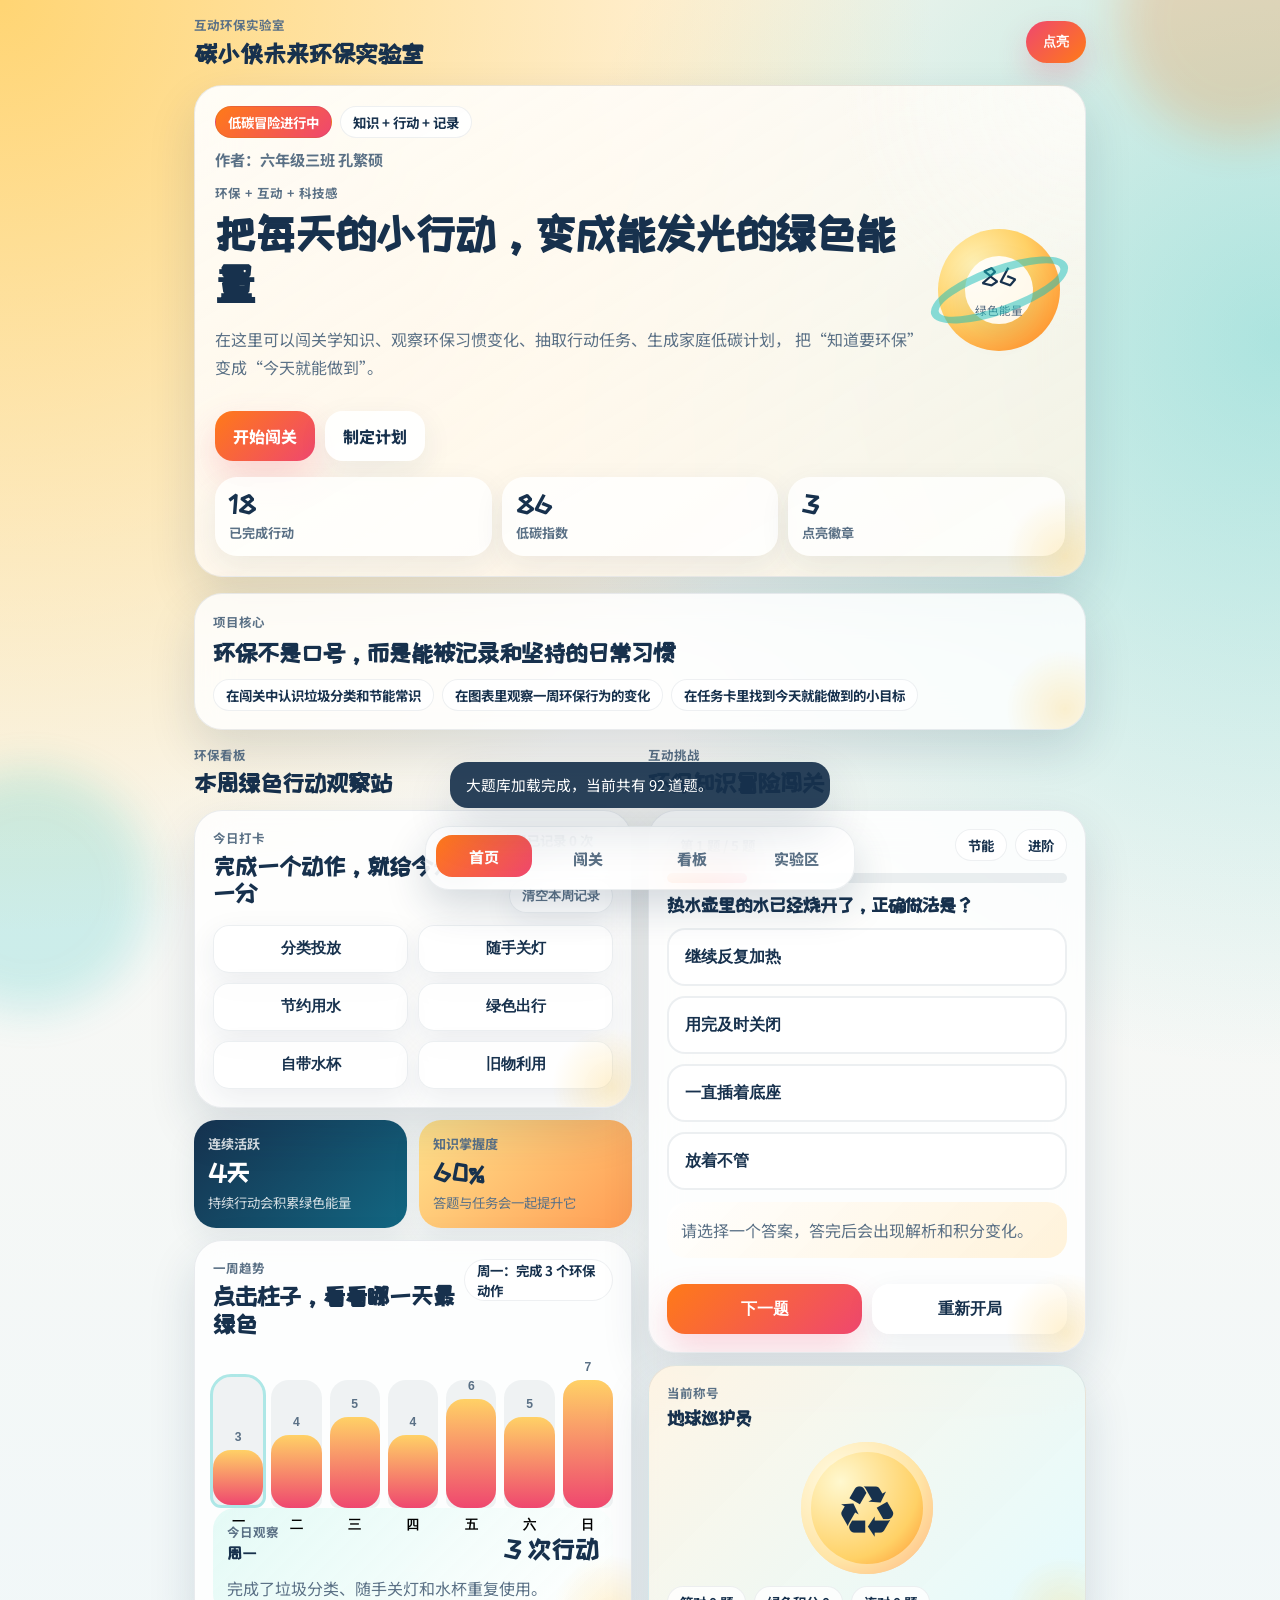
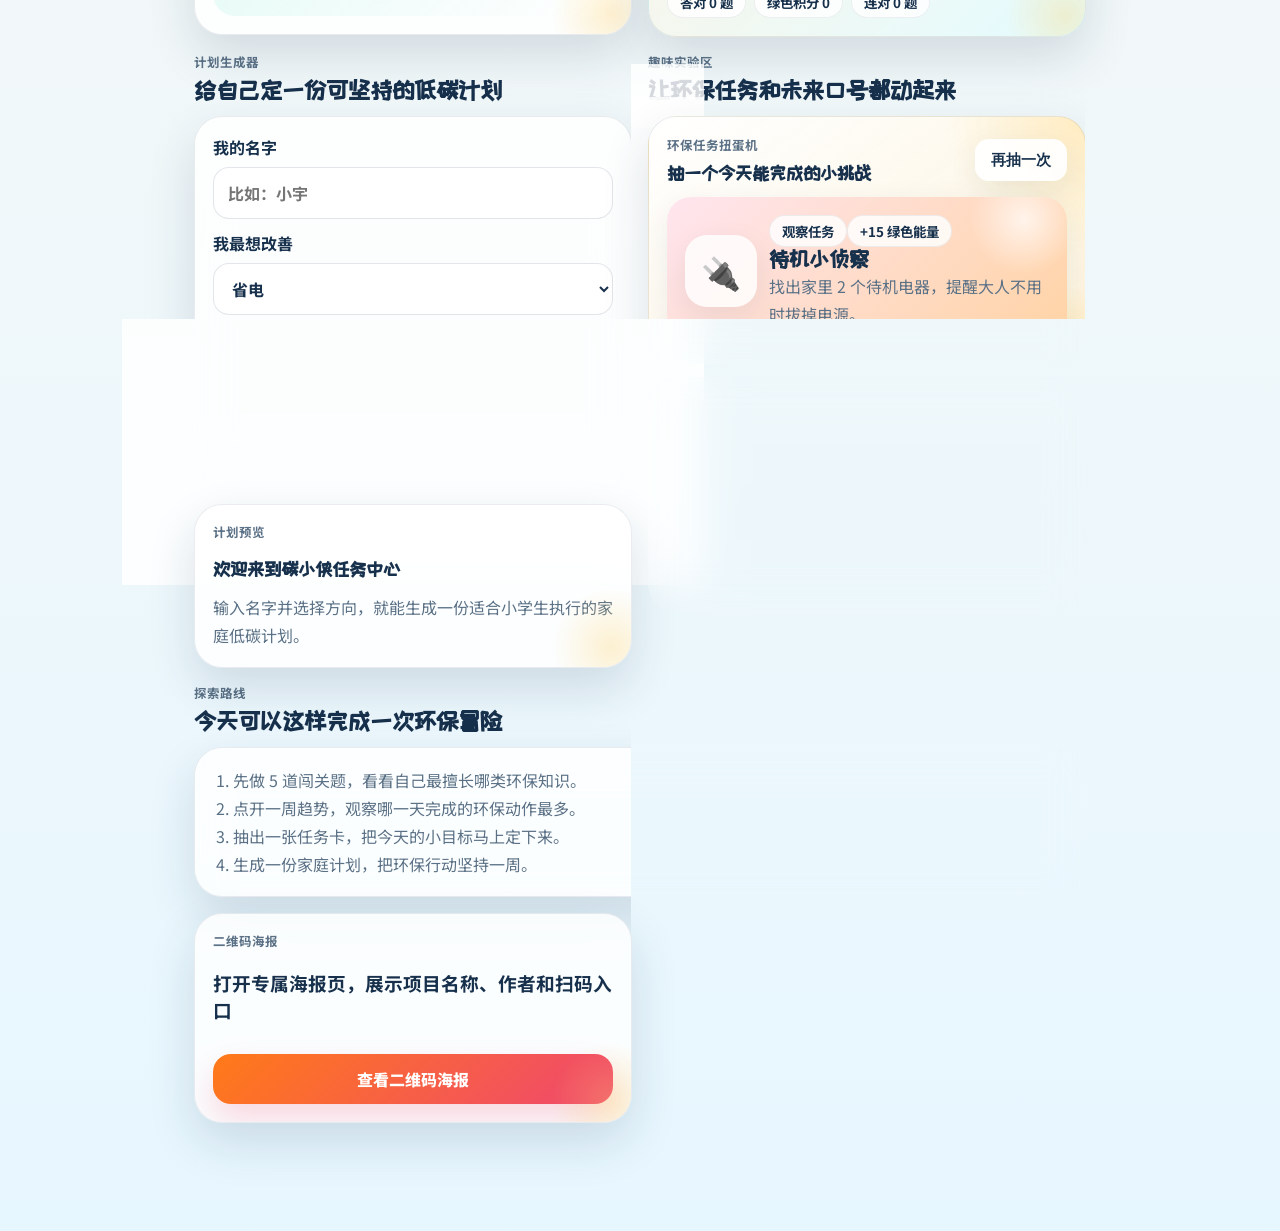
<file: index.html>
<!DOCTYPE html>
<html lang="zh-CN">
  <head>
    <meta charset="UTF-8" />
    <meta name="viewport" content="width=device-width, initial-scale=1.0, viewport-fit=cover" />
    <meta name="theme-color" content="#ff7a18" />
    <title>碳小侠未来环保实验室</title>
    <link rel="preconnect" href="https://fonts.googleapis.com" />
    <link rel="preconnect" href="https://fonts.gstatic.com" crossorigin />
    <link
      href="https://fonts.googleapis.com/css2?family=ZCOOL+KuaiLe&family=Noto+Sans+SC:wght@400;500;700;800&display=swap"
      rel="stylesheet"
    />
    <link rel="stylesheet" href="styles.css" />
  </head>
  <body>
    <div class="mobile-app-shell">
      <header class="app-topbar">
        <div>
          <p class="tiny-label">互动环保实验室</p>
          <h1>碳小侠未来环保实验室</h1>
        </div>
        <button class="icon-pill" type="button" id="glowButton">点亮</button>
      </header>

      <main class="app-main">
        <section class="hero-phone card-block" id="home">
          <div class="hero-badge-row">
            <span class="hero-chip hot">低碳冒险进行中</span>
            <span class="hero-chip">知识 + 行动 + 记录</span>
          </div>
          <p class="author-line">作者：六年级三班 孔繁硕</p>
          <div class="hero-content">
            <div class="hero-copy">
              <p class="tiny-label">环保 + 互动 + 科技感</p>
              <h2>把每天的小行动，变成能发光的绿色能量</h2>
              <p class="hero-text">
                在这里可以闯关学知识、观察环保习惯变化、抽取行动任务、生成家庭低碳计划，
                把“知道要环保”变成“今天就能做到”。
              </p>
            </div>
            <div class="hero-orb-wrap floating">
              <div class="hero-orb" id="heroOrb">
                <div class="orb-ring"></div>
                <div class="orb-core">
                  <span id="orbScore">86</span>
                  <small>绿色能量</small>
                </div>
              </div>
            </div>
          </div>
          <div class="hero-actions">
            <a class="btn btn-primary" href="#challenge">开始闯关</a>
            <a class="btn btn-secondary" href="#planner">制定计划</a>
          </div>
          <div class="quick-stats">
            <article>
              <strong id="actionCount">18</strong>
              <span>已完成行动</span>
            </article>
            <article>
              <strong id="carbonScore">86</strong>
              <span>低碳指数</span>
            </article>
            <article>
              <strong id="badgeCount">3</strong>
              <span>点亮徽章</span>
            </article>
          </div>
        </section>

        <section class="notice-strip card-block" id="pitch">
          <div>
            <p class="tiny-label">项目核心</p>
            <h3>环保不是口号，而是能被记录和坚持的日常习惯</h3>
          </div>
          <ul class="mini-bullets">
            <li>在闯关中认识垃圾分类和节能常识</li>
            <li>在图表里观察一周环保行为的变化</li>
            <li>在任务卡里找到今天就能做到的小目标</li>
          </ul>
        </section>

        <section class="section-stack" id="dashboard">
          <div class="section-head">
            <p class="tiny-label">环保看板</p>
            <h3>本周绿色行动观察站</h3>
          </div>
          <article class="card-block checkin-card">
            <div class="section-head compact">
              <div>
                <p class="tiny-label">今日打卡</p>
                <h3>完成一个动作，就给今天加一分</h3>
              </div>
              <div class="checkin-tools">
                <span class="chart-tag" id="todayScoreTag">今日已记录 0 次行动</span>
                <button class="reset-link" type="button" id="resetWeekButton">清空本周记录</button>
              </div>
            </div>
            <div class="checkin-grid" id="checkinGrid">
              <button class="checkin-chip" type="button" data-action="垃圾分类">分类投放</button>
              <button class="checkin-chip" type="button" data-action="随手关灯">随手关灯</button>
              <button class="checkin-chip" type="button" data-action="节约用水">节约用水</button>
              <button class="checkin-chip" type="button" data-action="绿色出行">绿色出行</button>
              <button class="checkin-chip" type="button" data-action="自带水杯">自带水杯</button>
              <button class="checkin-chip" type="button" data-action="旧物利用">旧物利用</button>
            </div>
          </article>
          <div class="metric-grid">
            <article class="metric-card navy">
              <span>连续活跃</span>
              <strong id="streakCount">4天</strong>
              <small>持续行动会积累绿色能量</small>
            </article>
            <article class="metric-card mango">
              <span>知识掌握度</span>
              <strong id="masteryScore">72%</strong>
              <small>答题与任务会一起提升它</small>
            </article>
          </div>
          <article class="card-block chart-card">
            <div class="section-head compact">
              <div>
                <p class="tiny-label">一周趋势</p>
                <h3>点击柱子，看看哪一天最绿色</h3>
              </div>
              <span class="chart-tag" id="trendTag">周一：完成 3 个环保动作</span>
            </div>
            <div class="bars" aria-label="环保行动柱状图" id="bars"></div>
            <div class="trend-detail" id="trendDetail">
              <div>
                <p class="tiny-label">今日观察</p>
                <h4 id="trendDay">周一</h4>
              </div>
              <strong id="trendValue">3 次行动</strong>
              <p id="trendNote">今天主要完成了垃圾分类、随手关灯和水杯重复使用。</p>
            </div>
          </article>
        </section>

        <section class="section-stack" id="challenge">
          <div class="section-head">
            <p class="tiny-label">互动挑战</p>
            <h3>环保知识冒险闯关</h3>
          </div>
          <article class="card-block question-card">
            <div class="question-head">
              <span class="question-pill" id="questionCounter">第 1 题 / 5 题</span>
              <div class="question-meta">
                <span class="question-hint" id="questionCategory">垃圾分类</span>
                <span class="question-hint" id="questionLevel">入门</span>
              </div>
            </div>
            <div class="progress-track"><span id="quizProgressBar"></span></div>
            <h3 id="questionText">喝完的矿泉水瓶应该投进哪个垃圾桶？</h3>
            <div class="option-grid" id="options"></div>
            <div class="feedback-card" id="feedbackCard">
              <p class="feedback" id="feedback">请选择一个答案，看看你是不是环保小达人。</p>
            </div>
            <div class="action-row">
              <button class="btn btn-primary" id="nextQuestion" type="button">下一题</button>
              <button class="btn btn-secondary" id="resetQuiz" type="button">重新开局</button>
            </div>
          </article>
          <article class="card-block badge-card">
            <div>
              <p class="tiny-label">当前称号</p>
              <h3 id="badgeTitle">地球巡护员</h3>
            </div>
            <div class="badge-orbit" id="badgeOrbit">
              <span id="badgeIcon">♻</span>
            </div>
            <div class="badge-track">
              <span id="correctCount">答对 0 题</span>
              <span id="pointCount">绿色积分 0</span>
              <span id="streakHint">连对 0 题</span>
            </div>
          </article>
        </section>

        <section class="section-stack" id="planner">
          <div class="section-head">
            <p class="tiny-label">计划生成器</p>
            <h3>给自己定一份可坚持的低碳计划</h3>
          </div>
          <form class="card-block planner-form" id="planForm">
            <label>
              <span>我的名字</span>
              <input id="studentName" name="studentName" type="text" placeholder="比如：小宇" />
            </label>
            <label>
              <span>我最想改善</span>
              <select id="goalSelect" name="goalSelect">
                <option value="省电">省电</option>
                <option value="垃圾分类">垃圾分类</option>
                <option value="节约用水">节约用水</option>
                <option value="绿色出行">绿色出行</option>
              </select>
            </label>
            <label>
              <span>每天可以坚持</span>
              <select id="timeSelect" name="timeSelect">
                <option value="5分钟">5分钟</option>
                <option value="10分钟">10分钟</option>
                <option value="15分钟">15分钟</option>
              </select>
            </label>
            <button class="btn btn-primary wide" type="submit">生成我的环保计划</button>
          </form>
          <article class="card-block plan-result">
            <p class="tiny-label">计划预览</p>
            <h3>欢迎来到碳小侠任务中心</h3>
            <div id="planContent">
              输入名字并选择方向，就能生成一份适合小学生执行的家庭低碳计划。
            </div>
          </article>
        </section>

        <section class="section-stack" id="lab">
          <div class="section-head">
            <p class="tiny-label">趣味实验区</p>
            <h3>让环保任务和未来口号都动起来</h3>
          </div>
          <article class="card-block feature-card task-lab">
            <div class="feature-head">
              <div>
                <p class="tiny-label">环保任务扭蛋机</p>
                <h3>抽一个今天能完成的小挑战</h3>
              </div>
              <button class="btn btn-secondary mini-btn" id="taskButton" type="button">再抽一次</button>
            </div>
            <div class="task-capsule rarity-common" id="taskCapsule">
              <div class="task-glow"></div>
              <div class="task-emoji" id="taskEmoji">🌱</div>
              <div class="task-content">
                <div class="task-topline">
                  <span class="task-type" id="taskType">日常任务</span>
                  <span class="task-reward" id="taskReward">+8 绿色能量</span>
                </div>
                <h4 id="taskTitle">随手关灯小挑战</h4>
                <p id="taskText">今天坚持随手关灯 3 次，并把完成情况记在小本子上。</p>
              </div>
            </div>
          </article>
          <article class="card-block feature-card slogan-lab">
            <div class="feature-head">
              <div>
                <p class="tiny-label">未来城市信号舱</p>
                <h3>切换一条属于绿色城市的宣言</h3>
              </div>
              <button class="btn btn-secondary mini-btn" id="sloganButton" type="button">刷新灵感</button>
            </div>
            <div class="slogan-capsule theme-sky" id="sloganCapsule">
              <div class="slogan-icon" id="sloganIcon">✨</div>
              <div>
                <p class="slogan-title" id="sloganTitle">蓝天频道</p>
                <p class="slogan-text" id="sloganText">让每一次正确分类，都变成城市里的一颗绿色星星。</p>
              </div>
            </div>
          </article>
        </section>

        <section class="section-stack" id="mobile-demo">
          <div class="section-head">
            <p class="tiny-label">探索路线</p>
            <h3>今天可以这样完成一次环保冒险</h3>
          </div>
          <article class="card-block demo-card">
            <ol class="demo-steps">
              <li>先做 5 道闯关题，看看自己最擅长哪类环保知识。</li>
              <li>点开一周趋势，观察哪一天完成的环保动作最多。</li>
              <li>抽出一张任务卡，把今天的小目标马上定下来。</li>
              <li>生成一份家庭计划，把环保行动坚持一周。</li>
            </ol>
          </article>
        </section>

        <section class="section-stack" id="poster-entry">
          <article class="card-block poster-entry-card">
            <div>
              <p class="tiny-label">二维码海报</p>
              <h3>打开专属海报页，展示项目名称、作者和扫码入口</h3>
            </div>
            <a class="btn btn-primary wide" href="poster.html">查看二维码海报</a>
          </article>
        </section>
      </main>

      <nav class="bottom-nav" aria-label="底部导航">
        <a href="#home" class="nav-item active">首页</a>
        <a href="#challenge" class="nav-item">闯关</a>
        <a href="#dashboard" class="nav-item">看板</a>
        <a href="#lab" class="nav-item">实验区</a>
      </nav>
    </div>

    <div class="toast" id="appToast" aria-live="polite">绿色能量上升中。</div>

    <script src="script.js"></script>
  </body>
</html>
</file>
<file: styles.css>
:root {
  --bg-top: #fff8f0;
  --bg-bottom: #e7f7ff;
  --ink: #17314d;
  --ink-soft: #5b7186;
  --white: rgba(255, 255, 255, 0.82);
  --line: rgba(23, 49, 77, 0.09);
  --shadow: 0 20px 48px rgba(23, 49, 77, 0.14);
  --shadow-soft: 0 10px 30px rgba(23, 49, 77, 0.08);
  --orange: #ff7a18;
  --yellow: #ffd166;
  --teal: #17bebb;
  --navy: #16324f;
  --pink: #ef476f;
  --mint: #b8f2e6;
  --lilac: #d9d1ff;
}

* {
  box-sizing: border-box;
}

html {
  scroll-behavior: smooth;
}

body {
  margin: 0;
  min-height: 100vh;
  font-family: "Noto Sans SC", sans-serif;
  color: var(--ink);
  background:
    radial-gradient(circle at 0 0, rgba(255, 209, 102, 0.9), transparent 30%),
    radial-gradient(circle at 100% 12%, rgba(23, 190, 187, 0.35), transparent 26%),
    linear-gradient(180deg, var(--bg-top) 0%, var(--bg-bottom) 100%);
}

body::before,
body::after {
  content: "";
  position: fixed;
  width: 240px;
  height: 240px;
  border-radius: 50%;
  filter: blur(22px);
  opacity: 0.45;
  z-index: -1;
}

body::before {
  top: -100px;
  right: -80px;
  background: rgba(255, 122, 24, 0.48);
}

body::after {
  bottom: -110px;
  left: -90px;
  background: rgba(23, 190, 187, 0.42);
}

button,
a,
input,
select {
  -webkit-tap-highlight-color: transparent;
}

.mobile-app-shell {
  width: min(100%, 460px);
  min-height: 100vh;
  margin: 0 auto;
  padding: calc(16px + env(safe-area-inset-top, 0px)) 14px calc(108px + env(safe-area-inset-bottom, 0px));
}

.app-main {
  display: grid;
  gap: 16px;
}

.app-topbar,
.hero-content,
.hero-actions,
.quick-stats,
.metric-grid,
.section-head.compact,
.question-head,
.action-row,
.bottom-nav,
.feature-head,
.task-topline,
.question-meta,
.trend-detail,
.checkin-tools {
  display: flex;
}

.app-topbar {
  align-items: center;
  justify-content: space-between;
  margin-bottom: 16px;
}

.tiny-label {
  margin: 0 0 6px;
  color: var(--ink-soft);
  font-size: 0.78rem;
  font-weight: 700;
  letter-spacing: 0.08em;
  text-transform: uppercase;
}

.app-topbar h1,
.hero-copy h2,
.section-head h3,
.question-card h3,
.plan-result h3,
.feature-card h3,
.notice-strip h3,
.badge-card h3,
.task-content h4,
.trend-detail h4 {
  margin: 0;
  font-family: "ZCOOL KuaiLe", cursive;
  line-height: 1.15;
}

.app-topbar h1 {
  font-size: 1.55rem;
}

.icon-pill,
.btn,
.nav-item,
.option,
.bar-button {
  border: none;
  cursor: pointer;
  transition: transform 0.2s ease, box-shadow 0.2s ease, background 0.2s ease;
}

.icon-pill {
  min-width: 60px;
  min-height: 42px;
  padding: 0 14px;
  border-radius: 999px;
  font-weight: 800;
  color: white;
  background: linear-gradient(135deg, var(--pink), var(--orange));
  box-shadow: 0 14px 30px rgba(239, 71, 111, 0.24);
}

.card-block {
  position: relative;
  overflow: hidden;
  padding: 18px;
  border: 1px solid var(--line);
  border-radius: 28px;
  background: var(--white);
  box-shadow: var(--shadow);
  backdrop-filter: blur(18px);
}

.card-block::before {
  content: "";
  position: absolute;
  inset: auto -40px -40px auto;
  width: 120px;
  height: 120px;
  border-radius: 50%;
  background: radial-gradient(circle, rgba(255, 209, 102, 0.3), transparent 70%);
  pointer-events: none;
}

.hero-phone {
  padding: 20px;
  background:
    radial-gradient(circle at top right, rgba(255, 255, 255, 0.55), transparent 24%),
    linear-gradient(150deg, rgba(255, 255, 255, 0.92), rgba(255, 244, 227, 0.78));
}

.hero-badge-row,
.badge-track,
.mini-bullets {
  display: flex;
  gap: 8px;
  flex-wrap: wrap;
}

.author-line {
  margin: 10px 0 0;
  color: var(--ink-soft);
  font-size: 0.95rem;
  font-weight: 700;
}

.hero-chip,
.question-pill,
.question-hint,
.chart-tag,
.badge-track span,
.mini-bullets li,
.task-type,
.task-reward {
  display: inline-flex;
  align-items: center;
  min-height: 32px;
  padding: 0 12px;
  border-radius: 999px;
  background: rgba(255, 255, 255, 0.82);
  color: var(--ink);
  font-size: 0.84rem;
  font-weight: 700;
  border: 1px solid rgba(23, 49, 77, 0.07);
}

.hero-chip.hot {
  color: white;
  background: linear-gradient(135deg, var(--orange), var(--pink));
}

.hero-content {
  align-items: center;
  gap: 10px;
  margin: 14px 0 10px;
}

.hero-copy {
  flex: 1;
}

.hero-copy h2 {
  font-size: 2.02rem;
  margin-bottom: 10px;
}

.hero-text,
.notice-strip p,
.feature-card p,
#planContent,
.feedback,
.demo-steps,
.metric-card small,
.trend-detail p,
.task-content p,
.slogan-text {
  color: var(--ink-soft);
  line-height: 1.75;
}

.hero-orb-wrap {
  flex: 0 0 132px;
  display: grid;
  place-items: center;
}

.hero-orb {
  position: relative;
  width: 122px;
  height: 122px;
  display: grid;
  place-items: center;
  border-radius: 50%;
  background: radial-gradient(circle at 30% 30%, #fff2b8, #ffd166 46%, #ff7a18 100%);
}

.hero-orb.pulse {
  animation: burst 0.55s ease;
}

.orb-ring {
  position: absolute;
  width: 145px;
  height: 48px;
  border: 8px solid rgba(23, 190, 187, 0.5);
  border-radius: 50%;
  transform: rotate(-20deg);
}

.orb-core {
  display: grid;
  place-items: center;
  width: 68px;
  height: 68px;
  border-radius: 50%;
  background: rgba(255, 255, 255, 0.88);
  box-shadow: var(--shadow-soft);
}

.orb-core span {
  font-family: "ZCOOL KuaiLe", cursive;
  font-size: 1.6rem;
}

.orb-core small {
  color: var(--ink-soft);
  font-size: 0.72rem;
}

.hero-actions,
.action-row,
.feature-head {
  gap: 10px;
  margin-top: 14px;
}

.btn {
  display: inline-flex;
  align-items: center;
  justify-content: center;
  min-height: 50px;
  padding: 0 18px;
  border-radius: 18px;
  text-decoration: none;
  font-size: 1rem;
  font-weight: 800;
}

.btn-primary {
  color: white;
  background: linear-gradient(135deg, var(--orange), var(--pink));
  box-shadow: 0 16px 34px rgba(239, 71, 111, 0.22);
}

.btn-secondary {
  color: var(--ink);
  background: rgba(255, 255, 255, 0.92);
  box-shadow: var(--shadow-soft);
}

.btn.wide,
.action-row .btn {
  width: 100%;
}

.mini-btn {
  min-height: 42px;
  padding: 0 16px;
  border-radius: 14px;
  font-size: 0.92rem;
}

.quick-stats {
  gap: 10px;
  margin-top: 16px;
}

.quick-stats article,
.metric-card {
  flex: 1;
  min-width: 0;
  display: grid;
  gap: 6px;
  padding: 14px;
  border-radius: 22px;
  box-shadow: var(--shadow-soft);
}

.quick-stats article {
  background: rgba(255, 255, 255, 0.78);
}

.quick-stats strong,
.metric-card strong,
.trend-detail strong {
  font-family: "ZCOOL KuaiLe", cursive;
  font-size: 1.6rem;
}

.quick-stats span,
.metric-card span {
  color: var(--ink-soft);
  font-size: 0.82rem;
  font-weight: 700;
}

.notice-strip,
.section-stack,
.question-card,
.planner-form,
.plan-result,
.feature-card,
.demo-card,
.badge-card,
.trend-detail,
.feedback-card,
.checkin-card,
.poster-entry-card {
  display: grid;
  gap: 12px;
}

.notice-strip h3,
.section-head h3 {
  font-size: 1.5rem;
}

.mini-bullets {
  list-style: none;
  padding: 0;
  margin: 0;
}

.metric-grid {
  gap: 12px;
}

.checkin-grid {
  display: grid;
  grid-template-columns: repeat(2, minmax(0, 1fr));
  gap: 10px;
}

.checkin-tools {
  flex-direction: column;
  align-items: flex-end;
  gap: 8px;
}

.reset-link {
  min-height: 34px;
  padding: 0 12px;
  border: 1px solid rgba(23, 49, 77, 0.08);
  border-radius: 999px;
  background: rgba(255, 255, 255, 0.92);
  color: var(--ink-soft);
  font-size: 0.84rem;
  font-weight: 800;
  box-shadow: var(--shadow-soft);
}

.checkin-chip {
  min-height: 48px;
  padding: 0 14px;
  border-radius: 16px;
  border: 1px solid rgba(23, 49, 77, 0.08);
  background: rgba(255, 255, 255, 0.92);
  color: var(--ink);
  font-size: 0.95rem;
  font-weight: 800;
  box-shadow: var(--shadow-soft);
}

.checkin-chip.done {
  color: white;
  background: linear-gradient(135deg, var(--teal), #5fd6b4);
}

.metric-card.navy {
  background: linear-gradient(135deg, var(--navy), #126782);
  color: white;
}

.metric-card.navy span,
.metric-card.navy small {
  color: rgba(255, 255, 255, 0.82);
}

.metric-card.mango {
  background: linear-gradient(135deg, #ffe28c, #ff9c53);
}

.section-head.compact {
  align-items: flex-start;
  justify-content: space-between;
  gap: 8px;
}

.bars {
  display: grid;
  grid-template-columns: repeat(7, 1fr);
  align-items: end;
  gap: 8px;
  min-height: 170px;
}

.bar-button {
  position: relative;
  display: block;
  width: 100%;
  min-height: 128px;
  padding: 0;
  border-radius: 18px 18px 8px 8px;
  background: rgba(23, 49, 77, 0.06);
}

.bar-button::before {
  content: "";
  position: absolute;
  inset: auto 0 0;
  height: var(--h);
  border-radius: 18px;
  background: linear-gradient(180deg, var(--yellow), var(--pink));
}

.bar-button.active {
  outline: 3px solid rgba(23, 190, 187, 0.35);
  transform: translateY(-3px);
}

.bar-label,
.bar-value {
  position: absolute;
  left: 50%;
  transform: translateX(-50%);
  font-weight: 700;
  pointer-events: none;
}

.bar-label {
  bottom: -26px;
  font-size: 0.82rem;
}

.bar-value {
  bottom: calc(var(--h) + 6px);
  font-size: 0.76rem;
  color: var(--ink-soft);
}

.trend-detail {
  padding: 14px;
  border-radius: 22px;
  background: linear-gradient(135deg, rgba(184, 242, 230, 0.36), rgba(255, 255, 255, 0.88));
  align-items: end;
  grid-template-columns: 1fr auto;
}

.trend-detail p {
  grid-column: 1 / -1;
  margin: 0;
}

.question-head {
  align-items: center;
  justify-content: space-between;
  gap: 10px;
  flex-wrap: wrap;
}

.question-meta {
  gap: 8px;
  flex-wrap: wrap;
}

.progress-track {
  width: 100%;
  height: 10px;
  border-radius: 999px;
  background: rgba(23, 49, 77, 0.08);
  overflow: hidden;
}

.progress-track span {
  display: block;
  width: 20%;
  height: 100%;
  border-radius: inherit;
  background: linear-gradient(135deg, var(--orange), var(--pink));
  transition: width 0.25s ease;
}

.option-grid {
  display: grid;
  grid-template-columns: 1fr;
  gap: 10px;
}

.option {
  width: 100%;
  min-height: 58px;
  padding: 14px 16px;
  border-radius: 18px;
  background: rgba(255, 255, 255, 0.95);
  border: 2px solid rgba(23, 49, 77, 0.08);
  color: var(--ink);
  text-align: left;
  font-size: 1rem;
  font-weight: 800;
}

.option.correct {
  border-color: rgba(23, 190, 187, 0.9);
  background: rgba(184, 242, 230, 0.98);
}

.option.wrong {
  border-color: rgba(239, 71, 111, 0.72);
  background: rgba(255, 230, 236, 0.98);
}

.option.dimmed {
  opacity: 0.65;
}

.feedback-card {
  padding: 14px;
  border-radius: 20px;
  background: linear-gradient(135deg, rgba(255, 255, 255, 0.72), rgba(255, 241, 214, 0.9));
}

.feedback {
  margin: 0;
}

.badge-card {
  background: linear-gradient(135deg, rgba(255, 244, 227, 0.92), rgba(226, 251, 255, 0.9));
}

.badge-orbit {
  display: grid;
  place-items: center;
  width: 132px;
  height: 132px;
  margin: 0 auto;
  border-radius: 50%;
  background: radial-gradient(circle at 30% 30%, #fff8cf, #ffd166 60%, #ff7a18);
  box-shadow: inset 0 0 0 10px rgba(255, 255, 255, 0.42);
}

.badge-orbit.spark {
  animation: spinFlash 0.75s ease;
}

.badge-orbit span {
  font-size: 3.4rem;
}

label {
  display: grid;
  gap: 8px;
  font-weight: 700;
}

input,
select {
  width: 100%;
  min-height: 52px;
  padding: 0 14px;
  border-radius: 16px;
  border: 1px solid rgba(23, 49, 77, 0.12);
  background: rgba(255, 255, 255, 0.92);
  font: inherit;
  color: var(--ink);
}

.task-lab {
  background:
    radial-gradient(circle at top right, rgba(255, 224, 151, 0.5), transparent 28%),
    linear-gradient(145deg, rgba(255, 255, 255, 0.94), rgba(255, 241, 214, 0.88));
}

.slogan-lab {
  background:
    radial-gradient(circle at top right, rgba(184, 242, 230, 0.56), transparent 28%),
    linear-gradient(145deg, rgba(255, 255, 255, 0.94), rgba(231, 246, 255, 0.88));
}

.feature-head {
  align-items: center;
  justify-content: space-between;
  margin-top: 0;
}

.task-capsule,
.slogan-capsule {
  position: relative;
  overflow: hidden;
  display: grid;
  gap: 12px;
  padding: 18px;
  border-radius: 24px;
  box-shadow: var(--shadow-soft);
}

.task-capsule {
  grid-template-columns: 72px 1fr;
  align-items: center;
  background: linear-gradient(135deg, #fffaf0, #fff0d9);
}

.task-capsule.rarity-rare {
  background: linear-gradient(135deg, #fff2de, #ffe59a);
}

.task-capsule.rarity-epic {
  background: linear-gradient(135deg, #ffe5ef, #ffd3a4);
}

.task-glow {
  position: absolute;
  top: -32px;
  right: -12px;
  width: 110px;
  height: 110px;
  border-radius: 50%;
  background: radial-gradient(circle, rgba(255, 255, 255, 0.7), transparent 70%);
}

.task-emoji,
.slogan-icon {
  display: grid;
  place-items: center;
  width: 72px;
  height: 72px;
  border-radius: 22px;
  background: rgba(255, 255, 255, 0.82);
  font-size: 2rem;
  box-shadow: var(--shadow-soft);
}

.task-content h4,
.slogan-title {
  font-size: 1.35rem;
}

.task-content p,
.slogan-text {
  margin: 0;
}

.task-capsule.flip,
.slogan-capsule.flip {
  animation: popCard 0.45s ease;
}

.slogan-capsule {
  grid-template-columns: 72px 1fr;
  align-items: center;
  background: linear-gradient(135deg, #edf9ff, #f3eeff);
}

.slogan-capsule.theme-sun {
  background: linear-gradient(135deg, #fff2d9, #ffe89c);
}

.slogan-capsule.theme-forest {
  background: linear-gradient(135deg, #e7fff0, #bff1d7);
}

.slogan-capsule.theme-sky {
  background: linear-gradient(135deg, #e9f8ff, #d6e2ff);
}

.slogan-capsule.theme-night {
  background: linear-gradient(135deg, #dfe7ff, #ead9ff);
}

.slogan-title {
  margin: 0 0 6px;
  font-family: "ZCOOL KuaiLe", cursive;
}

.demo-steps {
  margin: 0;
  padding-left: 20px;
}

.bottom-nav {
  position: fixed;
  left: 50%;
  bottom: 10px;
  transform: translateX(-50%);
  width: min(calc(100% - 20px), 430px);
  align-items: center;
  justify-content: space-between;
  gap: 8px;
  padding: 10px;
  border: 1px solid rgba(23, 49, 77, 0.08);
  border-radius: 24px;
  background: rgba(255, 255, 255, 0.84);
  box-shadow: 0 16px 40px rgba(23, 49, 77, 0.18);
  backdrop-filter: blur(18px);
}

.nav-item {
  flex: 1;
  display: inline-flex;
  align-items: center;
  justify-content: center;
  min-height: 42px;
  border-radius: 16px;
  color: var(--ink-soft);
  text-decoration: none;
  font-size: 0.94rem;
  font-weight: 800;
}

.nav-item.active,
.nav-item:focus-visible,
.nav-item:hover,
.icon-pill:hover,
.option:hover,
.btn:hover,
.bar-button:hover {
  transform: translateY(-2px);
}

.nav-item.active,
.nav-item:focus-visible,
.nav-item:hover {
  color: white;
  background: linear-gradient(135deg, var(--orange), var(--pink));
}

.toast {
  position: fixed;
  left: 50%;
  bottom: 92px;
  transform: translateX(-50%) translateY(14px);
  width: min(calc(100% - 32px), 380px);
  padding: 12px 16px;
  border-radius: 18px;
  background: rgba(23, 49, 77, 0.92);
  color: white;
  font-size: 0.92rem;
  line-height: 1.5;
  box-shadow: var(--shadow);
  opacity: 0;
  pointer-events: none;
  transition: opacity 0.2s ease, transform 0.2s ease;
}

.toast.show {
  opacity: 1;
  transform: translateX(-50%) translateY(0);
}

.floating {
  animation: floatUp 3.8s ease-in-out infinite;
}

@keyframes floatUp {
  0%,
  100% {
    transform: translateY(0);
  }
  50% {
    transform: translateY(-9px);
  }
}

@keyframes burst {
  0% {
    transform: scale(1);
  }
  45% {
    transform: scale(1.1);
  }
  100% {
    transform: scale(1);
  }
}

@keyframes spinFlash {
  0% {
    transform: rotate(0deg) scale(1);
  }
  50% {
    transform: rotate(12deg) scale(1.08);
  }
  100% {
    transform: rotate(0deg) scale(1);
  }
}

@keyframes popCard {
  0% {
    transform: scale(0.96) rotate(-1deg);
    opacity: 0.65;
  }
  100% {
    transform: scale(1) rotate(0deg);
    opacity: 1;
  }
}

@media (min-width: 700px) {
  .mobile-app-shell {
    width: min(100% - 24px, 920px);
  }

  .app-main {
    grid-template-columns: repeat(2, minmax(0, 1fr));
    align-items: start;
  }

  .hero-phone,
  .notice-strip,
  #mobile-demo {
    grid-column: 1 / -1;
  }

  .hero-copy h2 {
    font-size: 2.75rem;
  }

  .metric-grid,
  .action-row {
    flex-direction: row;
  }
}

@media (max-width: 380px) {
  .hero-content,
  .hero-actions,
  .quick-stats,
  .metric-grid,
  .action-row,
  .feature-head,
  .task-capsule,
  .slogan-capsule {
    flex-direction: column;
    grid-template-columns: 1fr;
  }

  .btn,
  .icon-pill {
    width: 100%;
  }

  .bottom-nav {
    gap: 6px;
    padding: 8px;
  }

  .nav-item {
    font-size: 0.82rem;
  }
}
</file>
